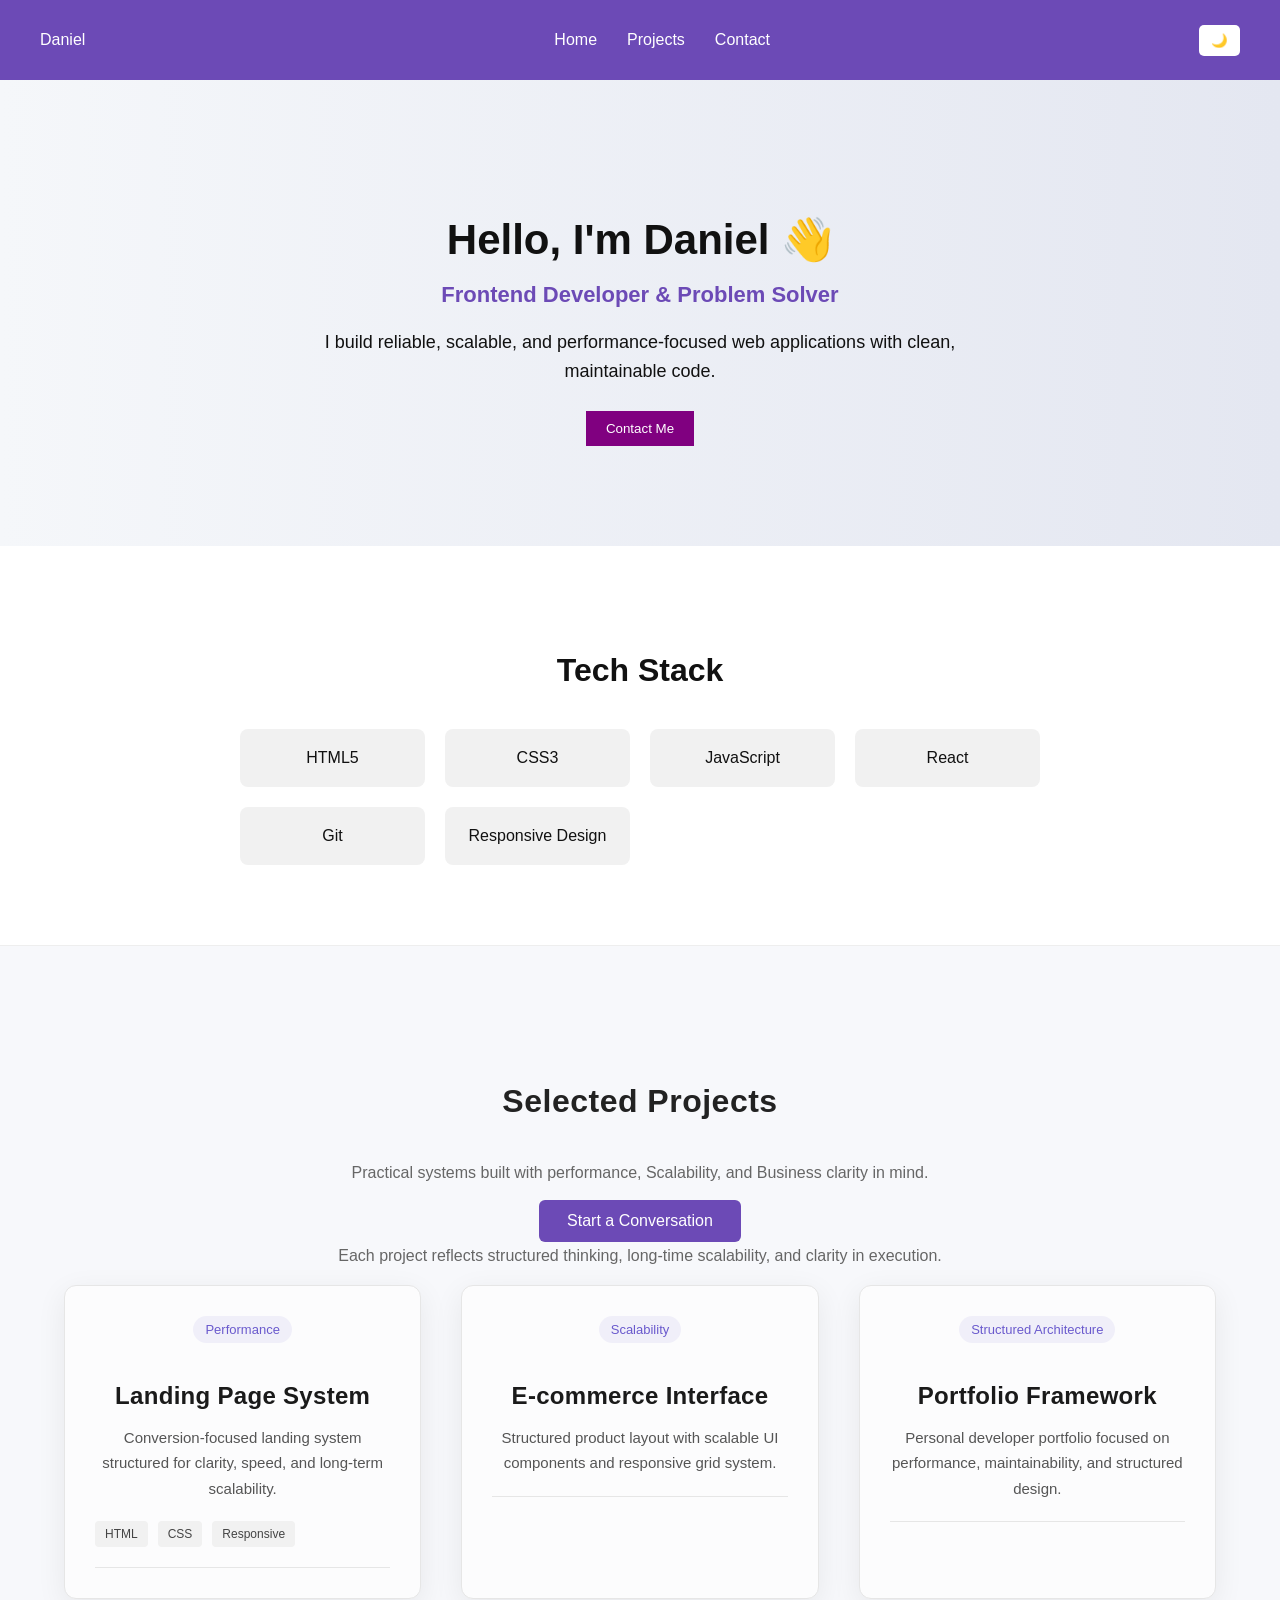
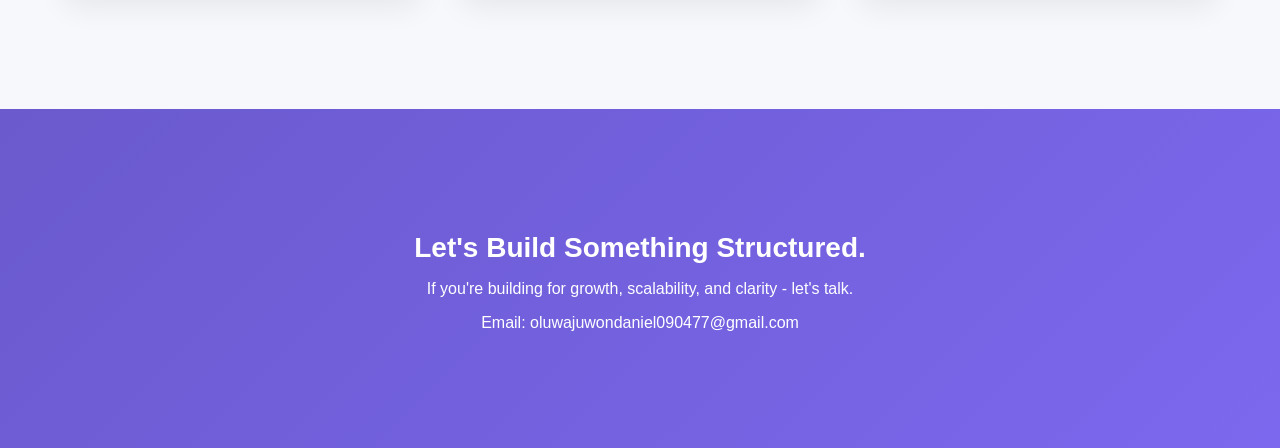
<file: index.html>
<!DOCTYPE html>
<html lang="en">
<head>
 <title>Daniel | Front-End Developer for Startup Founders</title>
 <meta name="google-site-verification" content="9f18W37Rg4Cbp3JxhziFfs9Lgdt-gMevL5pwvieC1yc" />

<meta name="description" content="Front-end developer building clean, responsive and strategic websites for startup founders and growing brands.">

<meta name="keywords" content="Front-end developer, Startup websites, Web developer Nigeria, Responsive websites">

<meta name="author" content="Daniel">
    <meta charset="utf-8">
    <!-- <title>Daniel | Portfolio</title> -->
    <link rel="stylesheet" href="style.css">
</head>
<body>

    <nav class="navbar">
  <div class="logo">Daniel</div>

  <ul class="nav-links">
    <li><a href="index.html">Home</a></li>
    <li><a href="index2.html">Projects</a></li>
    <li><a href="+2349047780715">Contact</a></li>
  </ul>

  <button id="darkModeToggle">🌙</button>
    </nav>

    <section class="intro">
        <h1>Hello, I'm Daniel 👋</h1>
            <h2>Frontend Developer & Problem Solver</h2>
        <p>I build reliable, scalable, and performance-focused 
    web applications with clean, maintainable code.</p>
        <button>Contact Me</button>
    </section>

    <!-- <section class="stats">
  <div>
    <h3>10+</h3>
    <p>Projects Completed</p>
  </div>
  <div>
    <h3>100%</h3>
    <p>Responsive Designs</p>
  </div>
  <div>
    <h3>Fast</h3>
    <p>Performance Optimized</p>
  </div>
</section> -->

<section class="tech-stack">
  <h2>Tech Stack</h2>

  <div class="tech-grid">
    <div class="tech-item">HTML5</div>
    <div class="tech-item">CSS3</div>
    <div class="tech-item">JavaScript</div>
    <div class="tech-item">React</div>
    <div class="tech-item">Git</div>
    <div class="tech-item">Responsive Design</div>
  </div>
</section>

    <section class="projects">
  <h2 class="section-title">Selected Projects</h2>
  
  <p class="section-subtitle">
    Practical systems built with performance, Scalability,
    and Business clarity in mind.
  </p>
  <a href="mailto:dannytech715@gmail.com" class="contact-btn">
  Start a Conversation
</a>

  <p class="section-bridge">
    Each project reflects structured thinking, long-time scalability,
    and clarity in execution.
  </p>

  <div class="project-grid">
    <div class="project-card">
  <span class="project-tag">Performance</span>

  <h3>Landing Page System</h3>

  <p class="project-description">
    Conversion-focused landing system structured for clarity, speed, and long-term scalability.
  </p>

  <div class="project-meta">
    <span>HTML</span>
    <span>CSS</span>
    <span>Responsive</span>
  </div>
</div>

    <div class="project-card">
        <span class="project-tag">Scalability</span>
      <h3>E-commerce Interface</h3>
      <p>Structured product layout with scalable UI components and responsive grid system.</p>
    </div>

    <div class="project-card">
        <span class="project-tag">Structured Architecture</span>
      <h3>Portfolio Framework</h3>
      <p>Personal developer portfolio focused on performance, maintainability, and structured design.</p>
    </div>
  </div>
</section>

    <section class="contact">
        <h2 class="contact-title">
            Let's Build Something Structured.
        </h2>
        <p>
            If you're building for growth, scalability, 
            and clarity - let's talk.
        </p>
        <p>Email: oluwajuwondaniel090477@gmail.com</p>
    </section>

    <script>
        
            const toggleBtn = document.getElementById("darkModeToggle");

        toggleBtn.addEventListener("click", function() {
    document.body.classList.toggle("dark-mode");

    if(document.body.classList.contains("dark-mode")) {
    toggleBtn.textContent = "☀️";
  } else {
    toggleBtn.textContent = "🌙";
  }
        });
</script>
 
<script>
        window.addEventListener("scroll", function() {
            const navbar = document.querySelector(".navbar");
     if (window.scrollY > 50) {
        navbar.style.boxShadow = "0 5px 15px rgba(0,0,0,0.1)";
        } else {
            navbar.style.boxShadow = "none";
        }
    });
</script>
</body>

</html>
</file>
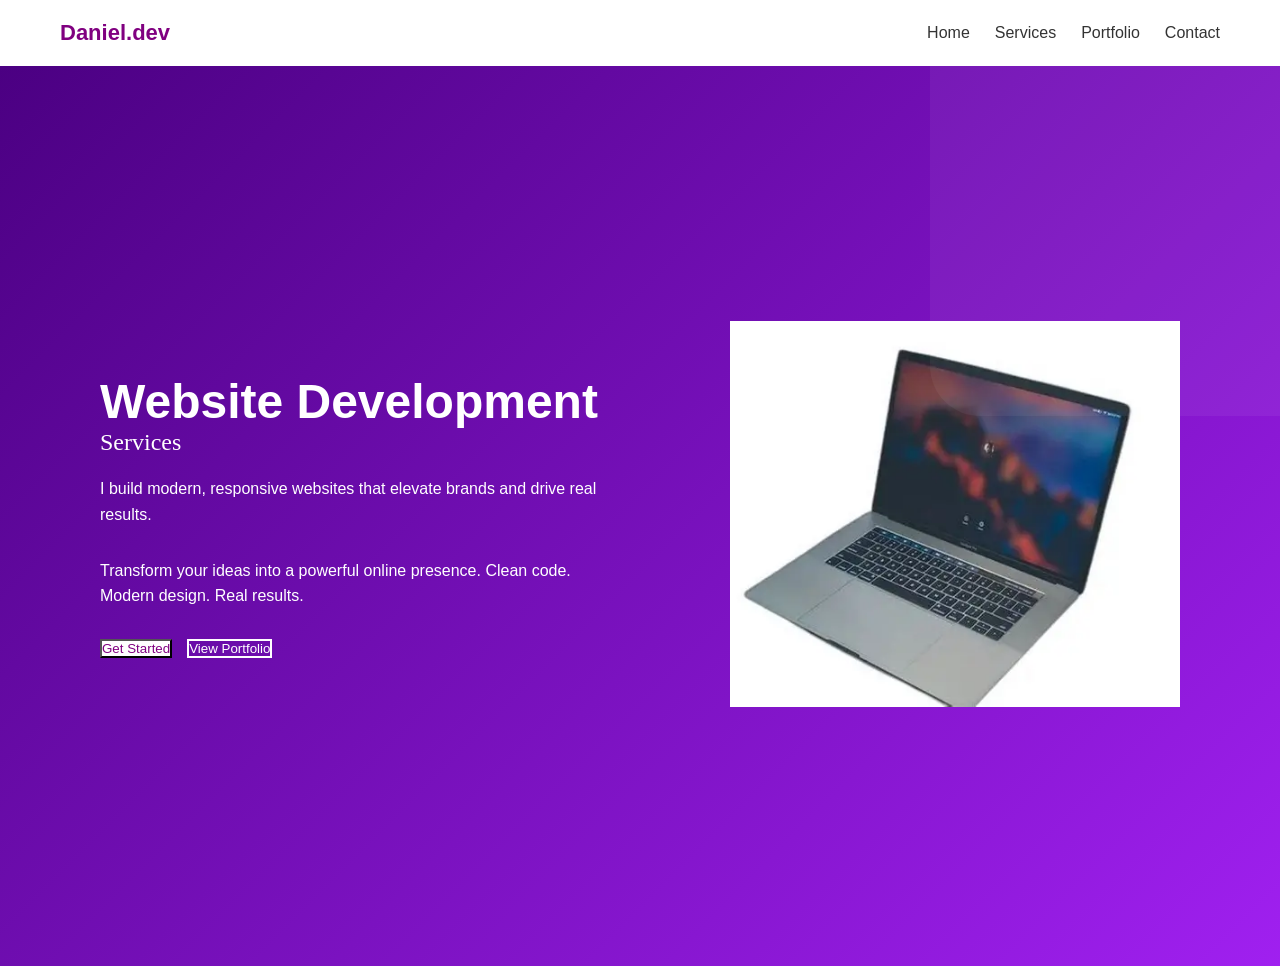
<file: index2.html>
<!DOCTYPE html>
<html lang="en">
<head>
    <meta charset="UTF-8">
    <title>Daniel | Web Developer</title>
    <link rel="stylesheet" href="style2.css">
</head>
<body>

    <!-- Navbar -->
    <nav>
        <div class="logo">Daniel.dev</div>
        <ul>
            <li><a href="index.html">Home</a></li>
            <li><a href="#">Services</a></li>
            <li><a href="#">Portfolio</a></li>
            <li><a href="#">Contact</a></li>
        </ul>
    </nav>

    <!-- Hero Section -->
    <header class="hero">
        <div class="hero-left">
            <h1>Website Development</h1>
            <h2>Services</h2>
            <p>
                I build modern, responsive websites that elevate brands
                and drive real results.
            </p>
            <p>
                Transform your ideas into a powerful online presence.
                Clean code. Modern design. Real results.
            </p>

            <!-- <div class="buttons">
                <a href="#" class="btn primary">Hire Me</a>
                <a href="#" class="btn secondary">View Work</a>
            </div>-->
            
            <div class="buttons">
                <button class="primary">Get Started</button>
                <button class="secondary"> View Portfolio</button>
            </div>
        </div>

        <div class="hero-right">
            <img src="laptop2.png" alt="Laptop Mockup">
        </div>
    </header>

</body>
</html>
</file>
<file: style.css>
:root {
  --bg-main: #ffffff;
  --bg-section: #f7f8fb;
  --bg-card: #fcfcfd;
  --text-main: #111;
  --text-muted: #555;
}

body.dark-mode {
  --bg-main: #121212;
  --bg-section: #181818;
  --bg-card: #242424;
  --text-main: #f1f1f1;
  --text-muted: #cccccc;
}

body {
  background: var(--bg-main);
  color: var(--text-main);
}

.projects {
  background: var(--bg-section);
}

.project-card {
  background: var(--bg-card);
}

.project-card p {
  color: var(--text-muted);
}

body {
    margin: 0;
    font-family: Arial, sans-serif;
}

body.dark-mode {
  background-color: #121212;
  color: #f1f1f1;
}

body.dark-mode .navbar {
  background: #1e1e1e;
}

body.dark-mode .intro {
  background: #1a1a1a;
}

body.dark-mode .contact-btn {
  background-color: #9d7bff;
}

html {
    scroll-behavior: smooth;
}

/* Navbar */
.navbar {
  position: sticky;
  top: 0;
  background: #6c4ab6;
  padding: 15px 40px;
  display: flex;
  justify-content: space-between;
  align-items: center;
  color: white;
  transition: all 0.3s ease;
  z-index: 1000;
}

.nav-links {
  list-style: none;
  display: flex;
  gap: 30px;
}

.nav-links a {
  text-decoration: none;
  color: white;
  position: relative;
  font-weight: 500;
}

.nav-links a::after {
  content: "";
  position: absolute;
  width: 0%;
  height: 2px;
  bottom: -4px;
  left: 0;
  background: white;
  transition: 0.3s ease;
}

.nav-links a:hover::after {
  width: 100%;
}

#darkModeToggle {
  background: white;
  border: none;
  padding: 8px 12px;
  border-radius: 5px;
  cursor: pointer;
}

nav {
    background: purple;
    color: white;
    padding: 15px 40px;
    display: flex;
    justify-content: space-between;
    align-items: center;
}

nav ul {
    list-style: none;
    display: flex;
    gap: 20px;
}

/* Intro Section */
.intro {
  background: linear-gradient(to right, #f5f7fa, #e4e7f1);
  padding: 100px 20px;
  text-align: center;
}

.intro h1 {
  font-size: 42px;
  margin-bottom: 15px;
  animation: fadeIn 2s ease-in-out;
}

@keyframes fadeIn {
    from { opacity: 0; transform: 
        translateY(-20px);}
        to { opacity: 1; transform: translateY(0);}
}

.intro h2 {
    font-size: 22px;
    color: #6c4ab6;
    margin-bottom: 20px;
}

.intro p {
  font-size: 18px;
  max-width: 700px;
  margin: 0 auto 25px;
  line-height: 1.6;
}

.tech-stack {
  padding: 80px 20px;
  text-align: center;
}

.tech-stack h2 {
  font-size: 32px;
  margin-bottom: 40px;
}

.tech-grid {
  display: grid;
  grid-template-columns: repeat(auto-fit, minmax(150px, 1fr));
  gap: 20px;
  max-width: 800px;
  margin: 0 auto;
}

.tech-item {
  background: #f1f1f1;
  padding: 20px;
  border-radius: 8px;
  transition: 0.3s ease;
  font-weight: 500;
}

.tech-item:hover {
  transform: translateY(-5px);
  background: #6c4ab6;
  color: white;
}

body.dark-mode .tech-item {
  background: #2a2a2a;
}

button {
    padding: 10px 20px;
    border: none;
    background: purple;
    color: white;
    cursor: pointer;
}

/* Projects */
.projects {
    padding: 110px 5%;
    text-align: center;
    background: #f7f8fb;
    border-top: 1px solid #eeeeee;
}

.project-container {
    display: flex;
    justify-content: center;
    gap: 30px;
    flex-wrap: wrap;
    margin-top: 40px;
}

/* .project {
    background: #ffffff;
    width: 70%;
    padding: 25px;
    border-radius: 8px;
    box-shadow: 0 5px 15px rgba(0,0,0,0.08);
    text-align: left;
    transition: 0.3s ease;
} */

.section-title {
    font-size: 32px;
    font-weight: 600;
    letter-spacing: 0.5px;
    margin-bottom: 40px;
    text-align: center;
    color: #222;
}

.section-subtitle {
  max-width: 600px;
  margin: 0 auto 15px auto;
  text-align: center;
  font-size: 16px;
  color: #666;
  line-height: 1.6;
}

.section-bridge {
    max-width: 700px;
    margin: 0 auto 15px auto;
    text-align: center;
    color: #666;
    line-height: 1.7;
}


/* .project:hover {
    transform: translateY(-5px);
}

.project h3 {
    margin-bottom: 10px;
}

.project p {
    font-size: 14px;
    color: #555;
} */

.project-card {
  padding: 30px;
  border-radius: 12px;
  background: #fcfcfd;
  border: 1px solid #e6e6e6;
  box-shadow: 0 8px 30px rgba(0, 0, 0, 0.07);
  transition: transform 0.3s ease, box-shadow 0.3s ease;
}

.project-card h3 {
    font-size: 24px;
    letter-spacing: 0.3px;
    font-weight: 600;
    margin-bottom: 14px;
    color: #1a1a1a;
}

.project-card p {
    font-size: 15px;
    line-height: 1.7;
    color: #555;
}

.project-card:hover {
  transform: translateY(-6px);
  box-shadow: 0 18px 45px rgba(0, 0, 0, 0.08);
}

.project-grid {
  display: grid;
  grid-template-columns: repeat(3, 1fr);
  gap: 40px;
  max-width: 1200px;
  margin: 0 auto;
}

.project-tag {
    display: inline-block;
    font-size: 13px;
    font-weight: 500;
    color: #6a5acd;
    background: rgba(106, 90, 205, 0.08);
    padding: 6px 12px;
    border-radius: 20px;
    margin-bottom: 15px;
}

.project-description {
  margin-bottom: 18px;
}

.project-card::after {
  content: "";
  display: block;
  margin-top: 20px;
  height: 1px;
  background: #e6e6e6;
}

.project-meta {
  margin-top: 20px;
  display: flex;
  gap: 10px;
  flex-wrap: wrap;
}

.project-meta span {
  font-size: 12px;
  padding: 6px 10px;
  border-radius: 4px;
  background: #f1f1f1;
  color: #444;
}

/* Contact */
.contact {
  padding: 100px 5%;
  background: linear-gradient(135deg, #6a5acd, #7b68ee);
  text-align: center;
  color: #ffffff;
}

.contact-title {
  font-size: 28px;
  font-weight: 600;
  margin-bottom: 15px;
}

.contact-subtitle {
  max-width: 600px;
  margin: 0 auto 30px auto;
  font-size: 16px;
  line-height: 1.6;
  opacity: 0.9;
}

.contact-btn {
  display: inline-block;
  padding: 12px 28px;
  background-color: #6c4ab6;
  color: white;
  border-radius: 6px;
  text-decoration: none;
   font-weight: 500; 
  transition: all 0.3s ease;
}

.contact-btn:hover {
  background: #5a3da3;
  transform: translateY(-4px);
  box-shadow: 0 8px 20px rgba(0, 0, 0, 0.15);
}

/* DARK MODE – Projects */
body.dark-mode .projects {
  background: #181818;
  border-top: 1px solid #2a2a2a;
}

body.dark-mode .project-card {
  background: #242424;
  border: 1px solid #333;
  box-shadow: 0 10px 25px rgba(0,0,0,0.4);
}

body.dark-mode .project-card h3 {
  color: #ffffff;
  box-shadow: 0 10px 35px rgba(0,0,0,0.5);
}

body.dark-mode .project-card p {
  color: #cccccc;
}

body.dark-mode .project-tag {
  background: rgba(157, 123, 255, 0.15);
  color: #cbb6ff;
}

body.dark-mode .section-title {
  color: #f5f5f5;
}

body.dark-mode .project-meta span {
  background: #333;
  color: #ddd;
}

body.dark-mode .project-card::after {
  background: #333;
}

body.dark-mode .project-card:hover {
  box-shadow: 0 18px 45px rgba(0,0,0,0.6);
}
</file>
<file: style2.css>
* {
    margin: 0;
    padding: 0;
    box-sizing: border-box;
}

body {
    font-family: 'Segoe UI', sans-serif;
}

/* Navbar */
nav {
    display: flex;
    justify-content: space-between;
    align-items: center;
    padding: 20px 60px;
    background: white;
}

nav .logo {
    font-size: 22px;
    font-weight: bold;
    color: purple;
}

nav ul {
    list-style: none;
    display: flex;
}

nav ul li {
    margin-left: 25px;
}

nav ul li a {
    text-decoration: none;
    color: #333;
    font-weight: 500;
}

/* Hero Section */
.hero {
    height: 100vh;
    display: flex;
    align-items: center;
    justify-content: space-between;
    padding: 0 100px;
    background: linear-gradient(135deg, #4b0082, #a020f0);
    color: white;
    position: relative;
    overflow: hidden;
}

/* Decorative Circle */

.hero::before {
    content: "";
    position: absolute;
    width: 500px;
    height: 500px;
    background: rgba(255,255,255,0.05);
    border-radius: 50px;
    top: -150px;
    right: -150px;
}

.hero-left {
    max-width: 500px;
}

.hero-left h1 {
    font-size: 48px;
}

.hero-left h2 {
    font-family: cursive;
    font-weight: lighter;
    margin-bottom: 20px;
}

.hero-left p {
    margin-bottom: 30px;
    line-height: 1.6;
}

.buttons {
    display: flex;
    gap: 15px;
}

botton {
    padding: 12px 25px;
    border-radius: 30px;
    border: none;
    cursor: pointer;
    font-weight: bold;
    transition: 0.3s ease;
}

.primary {
    background: white;
    color: purple;
}

.primary:hover {
    background: black;
    color: white;
}

.secondary {
    background: transparent;
    border: 2px solid white;
    color: white;
}

.secondary:hover {
    background: white;
    color: purple;
}

.hero-right img {
    width: 450px;
    animation: float 4s ease-in-out infinite;
}

/* Floating Animation */
@keyframes float{
    0% { transform: translateY(0px); }
    50% { transform: translateY(-20px); }
    100% { transform: translateY(0px); }
}

/* Responsive */
@media (max-width: 900px) {
    .hero {
        flex-direction: column;
        text-align: center;
        padding-top: 50px;
    }

    .hero-right img {
        width: 300px;
        margin-top: 30px;
    }
}
</file>
